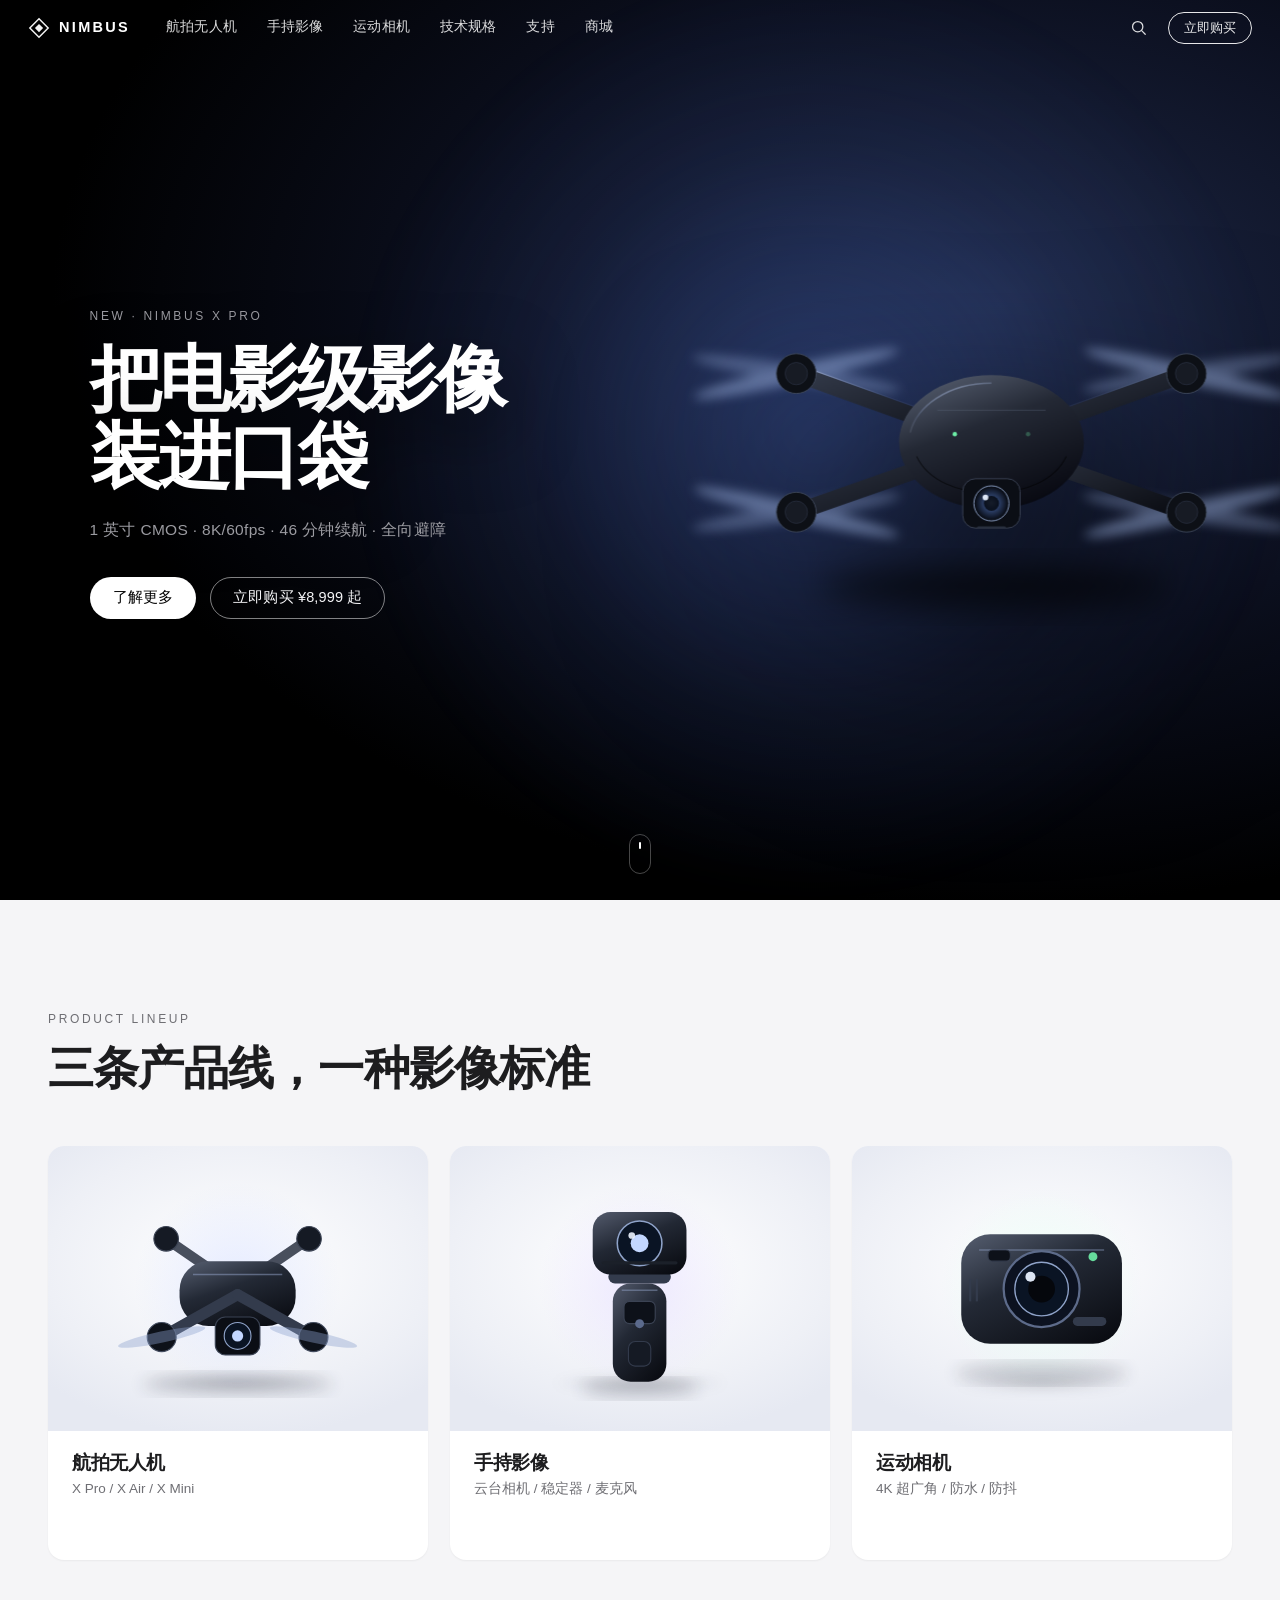
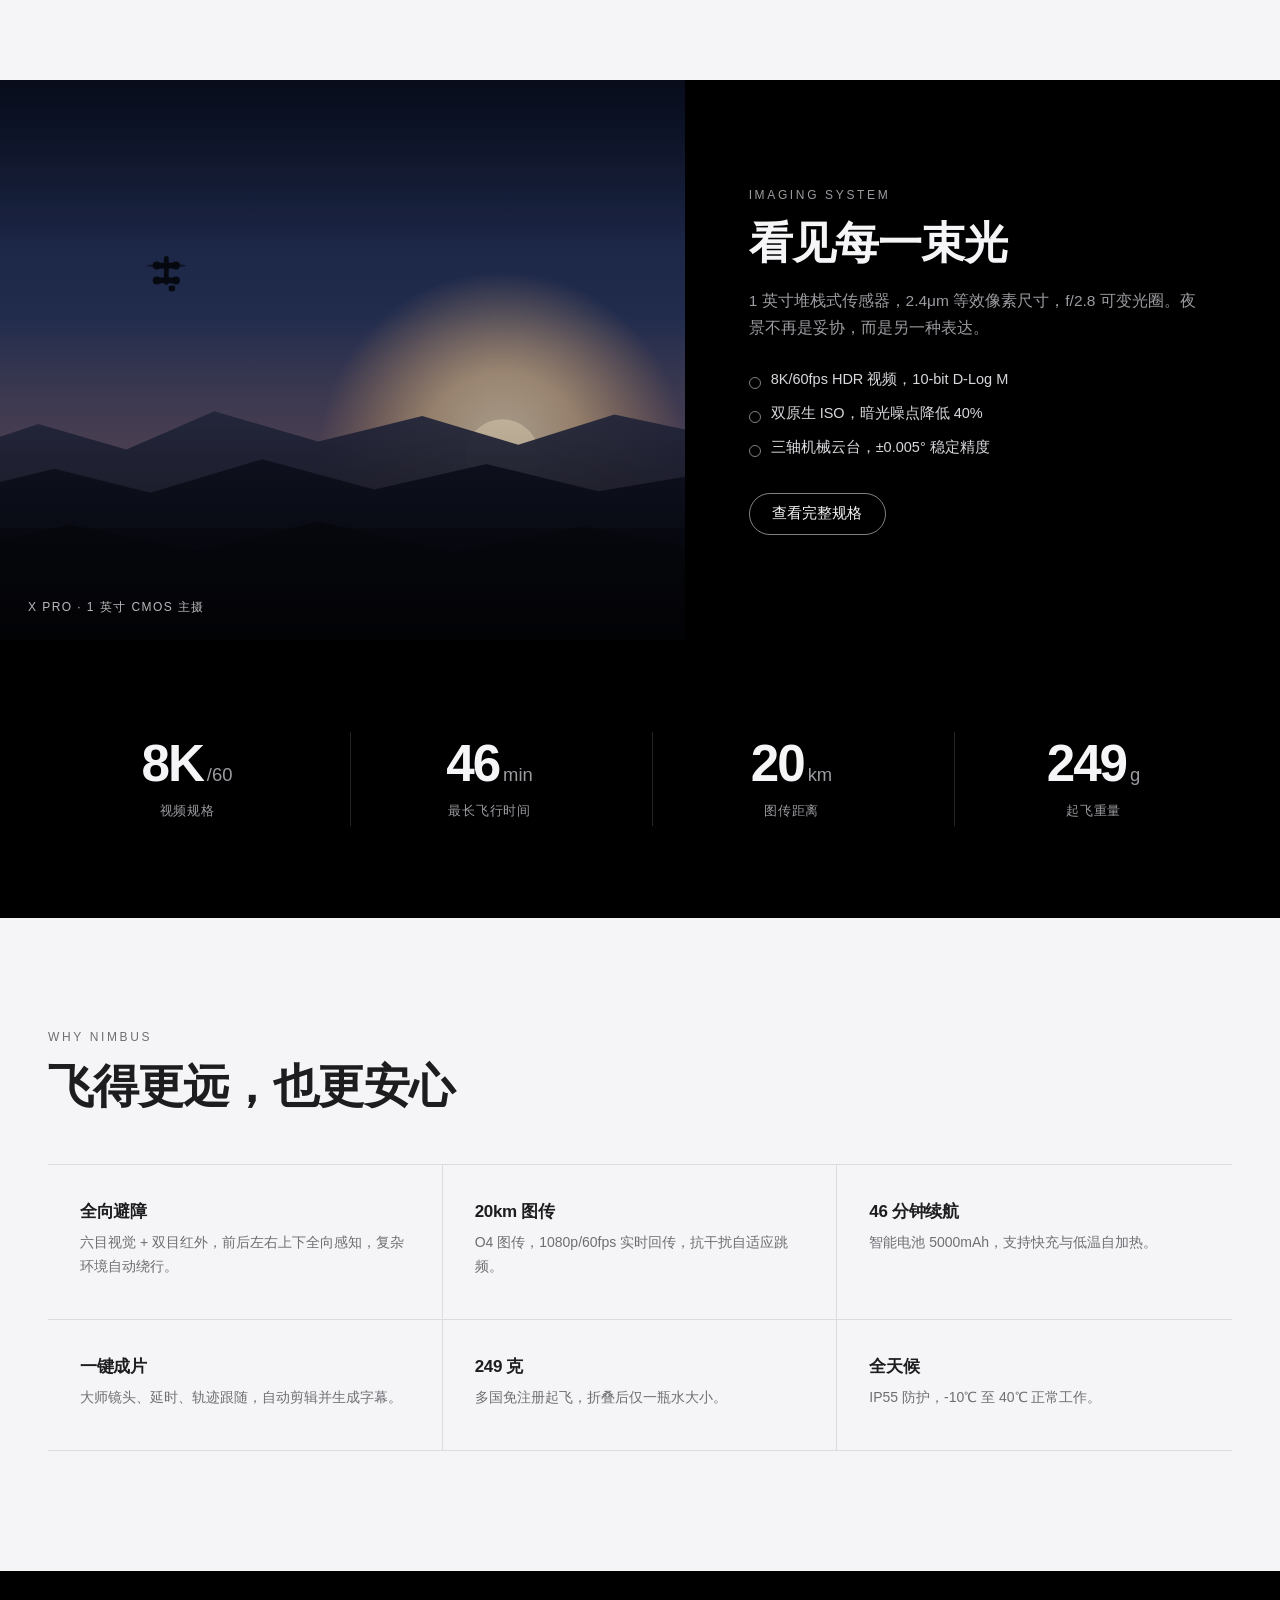
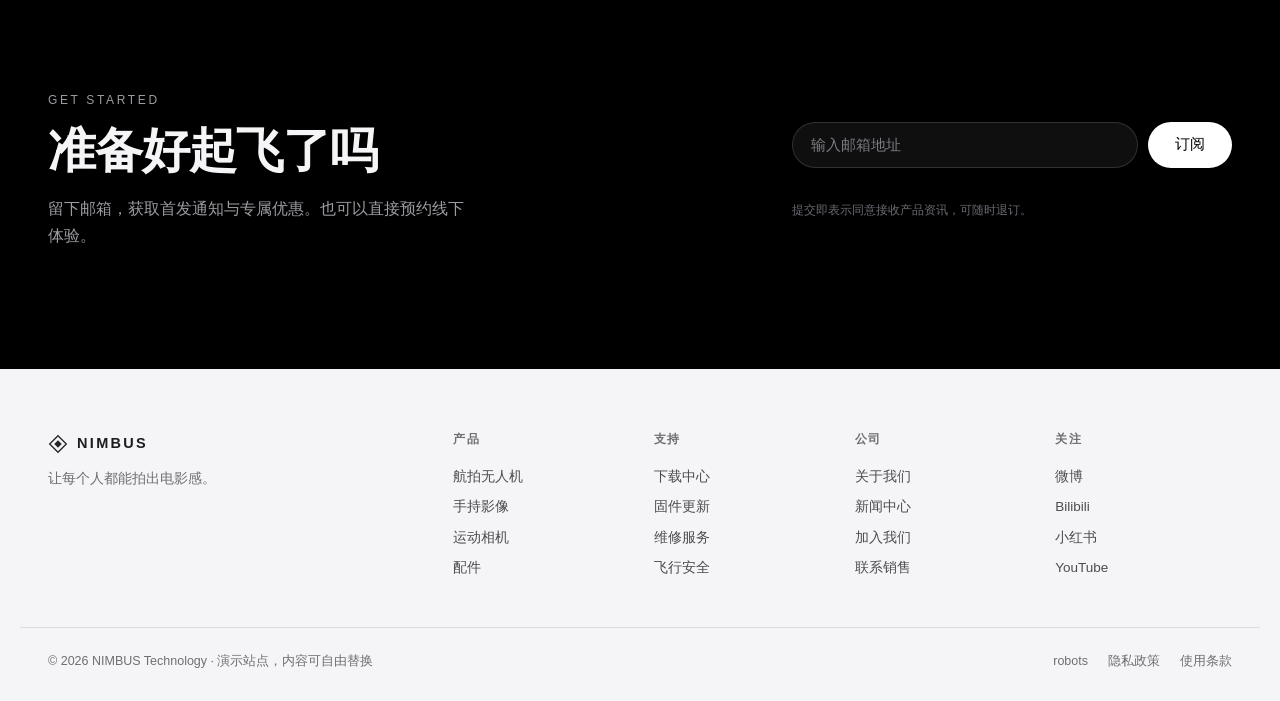
<file: index.html>
<!DOCTYPE html>
<html lang="zh-CN">
<head>
<meta charset="UTF-8" />
<script>document.documentElement.classList.add('js')</script>
<meta name="viewport" content="width=device-width, initial-scale=1" />
<title>NIMBUS X Pro · 旗舰影像航拍无人机</title>
<meta name="description" content="NIMBUS X Pro：1 英寸 CMOS、8K/60fps、46 分钟续航、全向避障。轻于 249 克，把电影级影像装进口袋。" />
<meta name="theme-color" content="#000000" />
<meta property="og:title" content="NIMBUS X Pro · 旗舰影像航拍无人机" />
<meta property="og:description" content="1 英寸 CMOS · 8K/60fps · 46 分钟续航 · 全向避障" />
<meta property="og:type" content="website" />
<link rel="icon" href="favicon.svg" type="image/svg+xml" />
<link rel="stylesheet" href="styles.css" />
</head>
<body>

<header class="nav" id="nav">
  <div class="nav-inner">
    <a class="logo" href="./" aria-label="NIMBUS 首页">
      <svg viewBox="0 0 24 24" width="22" height="22" aria-hidden="true"><path d="M12 2 22 12 12 22 2 12z" fill="none" stroke="currentColor" stroke-width="1.6"/><path d="M12 7.5 16.5 12 12 16.5 7.5 12z" fill="currentColor"/></svg>
      <span>NIMBUS</span>
    </a>

    <nav class="menu" aria-label="主导航">
      <a href="#lineup">航拍无人机</a>
      <a href="#lineup">手持影像</a>
      <a href="#lineup">运动相机</a>
      <a href="#specs">技术规格</a>
      <a href="#support">支持</a>
      <a href="#contact">商城</a>
    </nav>

    <div class="nav-right">
      <button class="icon-btn" aria-label="搜索">
        <svg viewBox="0 0 24 24" width="19" height="19" aria-hidden="true"><circle cx="11" cy="11" r="6.5" fill="none" stroke="currentColor" stroke-width="1.6"/><path d="M16 16l4.5 4.5" stroke="currentColor" stroke-width="1.6" stroke-linecap="round"/></svg>
      </button>
      <a class="nav-cta" href="#contact">立即购买</a>
    </div>

    <button class="burger" id="burger" aria-label="菜单" aria-expanded="false"><span></span><span></span></button>
  </div>

  <div class="mobile-menu" id="mobileMenu">
    <a href="#lineup">航拍无人机</a>
    <a href="#lineup">手持影像</a>
    <a href="#lineup">运动相机</a>
    <a href="#specs">技术规格</a>
    <a href="#support">支持</a>
    <a href="#contact">商城</a>
    <a class="m-cta" href="#contact">立即购买</a>
  </div>
</header>

<main>
  <!-- ================= HERO ================= -->
  <section class="hero" id="top">
    <div class="hero-bg" aria-hidden="true">
      <div class="sky"></div>
      <div class="glow"></div>
      <svg class="drone" viewBox="0 0 900 520" aria-hidden="true">
        <defs>
          <linearGradient id="bodyG" x1=".25" y1="0" x2=".75" y2="1">
            <stop offset="0" stop-color="#525a6b"/><stop offset=".38" stop-color="#242935"/><stop offset="1" stop-color="#070810"/>
          </linearGradient>
          <linearGradient id="armG" x1="0" y1="0" x2="1" y2="1">
            <stop offset="0" stop-color="#343b4b"/><stop offset="1" stop-color="#0a0c12"/>
          </linearGradient>
          <linearGradient id="rimG" x1="0" y1="0" x2=".6" y2="1">
            <stop offset="0" stop-color="#d7e3ff" stop-opacity=".95"/><stop offset=".55" stop-color="#7d90b8" stop-opacity=".22"/><stop offset="1" stop-color="#fff" stop-opacity="0"/>
          </linearGradient>
          <radialGradient id="lensG"><stop offset="0" stop-color="#c3d7ff"/><stop offset=".42" stop-color="#2d4068"/><stop offset="1" stop-color="#05070c"/></radialGradient>
          <filter id="blurProp" x="-50%" y="-50%" width="200%" height="200%"><feGaussianBlur stdDeviation="7"/></filter>
          <filter id="blurSoft" x="-50%" y="-50%" width="200%" height="200%"><feGaussianBlur stdDeviation="20"/></filter>
        </defs>

        <ellipse cx="455" cy="432" rx="220" ry="24" fill="#000" opacity=".6" filter="url(#blurSoft)"/>

        <!-- 旋转桨叶（模糊盘面） -->
        <g opacity=".5" filter="url(#blurProp)">
          <ellipse cx="205" cy="164" rx="132" ry="11" transform="rotate(-13 205 164)" fill="#9db3e0"/>
          <ellipse cx="205" cy="164" rx="132" ry="11" transform="rotate(9 205 164)" fill="#9db3e0" opacity=".7"/>
          <ellipse cx="695" cy="164" rx="132" ry="11" transform="rotate(13 695 164)" fill="#9db3e0"/>
          <ellipse cx="695" cy="164" rx="132" ry="11" transform="rotate(-9 695 164)" fill="#9db3e0" opacity=".7"/>
          <ellipse cx="205" cy="338" rx="132" ry="11" transform="rotate(13 205 338)" fill="#9db3e0"/>
          <ellipse cx="205" cy="338" rx="132" ry="11" transform="rotate(-9 205 338)" fill="#9db3e0" opacity=".7"/>
          <ellipse cx="695" cy="338" rx="132" ry="11" transform="rotate(-13 695 338)" fill="#9db3e0"/>
          <ellipse cx="695" cy="338" rx="132" ry="11" transform="rotate(9 695 338)" fill="#9db3e0" opacity=".7"/>
        </g>

        <!-- 机臂 -->
        <g stroke="url(#armG)" stroke-width="21" stroke-linecap="round">
          <line x1="450" y1="252" x2="205" y2="164"/><line x1="450" y1="252" x2="695" y2="164"/>
          <line x1="450" y1="252" x2="205" y2="338"/><line x1="450" y1="252" x2="695" y2="338"/>
        </g>
        <g stroke="url(#rimG)" stroke-width="1.4" opacity=".65" fill="none">
          <line x1="450" y1="240" x2="205" y2="152"/><line x1="450" y1="240" x2="695" y2="152"/>
        </g>

        <!-- 电机 -->
        <g>
          <circle cx="205" cy="164" r="25" fill="#0d1016" stroke="#414a5d" stroke-width="1.2"/>
          <circle cx="205" cy="164" r="14" fill="#171b24" stroke="#2b3242"/>
          <circle cx="695" cy="164" r="25" fill="#0d1016" stroke="#414a5d" stroke-width="1.2"/>
          <circle cx="695" cy="164" r="14" fill="#171b24" stroke="#2b3242"/>
          <circle cx="205" cy="338" r="25" fill="#0d1016" stroke="#414a5d" stroke-width="1.2"/>
          <circle cx="205" cy="338" r="14" fill="#171b24" stroke="#2b3242"/>
          <circle cx="695" cy="338" r="25" fill="#0d1016" stroke="#414a5d" stroke-width="1.2"/>
          <circle cx="695" cy="338" r="14" fill="#171b24" stroke="#2b3242"/>
        </g>

        <!-- 机身 -->
        <ellipse cx="450" cy="250" rx="116" ry="84" fill="url(#bodyG)"/>
        <path d="M450 176c-56 0-94 30-102 62" fill="none" stroke="url(#rimG)" stroke-width="2"/>
        <path d="M356 268c14 30 52 46 94 46s80-16 94-46" fill="none" stroke="#000" stroke-opacity=".55" stroke-width="1.4"/>
        <path d="M382 210h136" stroke="#5a6478" stroke-opacity=".5" stroke-width="1.1"/>
        <circle cx="404" cy="240" r="2.8" fill="#6ef0a8"/>
        <circle cx="496" cy="240" r="2.8" fill="#6ef0a8" opacity=".28"/>

        <!-- 云台相机 -->
        <g>
          <rect x="414" y="296" width="72" height="62" rx="16" fill="#0b0e15" stroke="#3d4557" stroke-width="1.2"/>
          <circle cx="450" cy="327" r="22" fill="url(#lensG)" stroke="#8fa3c9" stroke-width="1.2"/>
          <circle cx="450" cy="327" r="9.5" fill="#080d18" opacity=".92"/>
          <circle cx="442.5" cy="319.5" r="3.6" fill="#e8f0ff" opacity=".95"/>
          <rect x="432" y="356" width="36" height="3" rx="1.5" fill="#2a3140"/>
        </g>
      </svg>
    </div>

    <div class="hero-copy">
      <p class="eyebrow reveal">NEW · NIMBUS X PRO</p>
      <h1 class="reveal">把电影级影像<br />装进口袋</h1>
      <p class="hero-sub reveal">1 英寸 CMOS · 8K/60fps · 46 分钟续航 · 全向避障</p>
      <div class="hero-actions reveal">
        <a class="btn solid" href="#lineup">了解更多</a>
        <a class="btn line" href="#contact">立即购买 ¥8,999 起</a>
      </div>
    </div>

    <a class="scroll-hint" href="#lineup" aria-label="向下滚动">
      <span></span>
    </a>
  </section>

  <!-- ================= 产品线 ================= -->
  <section class="lineup light" id="lineup">
    <div class="wrap">
      <div class="sec-head reveal">
        <p class="eyebrow dark">PRODUCT LINEUP</p>
        <h2>三条产品线，一种影像标准</h2>
      </div>

      <div class="cards">
        <a class="pcard reveal" href="#specs">
          <div class="pcard-media">
            <svg viewBox="0 0 320 240" aria-hidden="true">
              <defs>
                <linearGradient id="c1b" x1=".2" y1="0" x2=".8" y2="1"><stop offset="0" stop-color="#4e5667"/><stop offset=".4" stop-color="#232935"/><stop offset="1" stop-color="#0a0c12"/></linearGradient>
                <radialGradient id="c1g"><stop offset="0" stop-color="#dfe6ff" stop-opacity=".85"/><stop offset="1" stop-color="#dfe6ff" stop-opacity="0"/></radialGradient>
                <filter id="c1s"><feGaussianBlur stdDeviation="7"/></filter>
              </defs>
              <circle cx="160" cy="118" r="92" fill="url(#c1g)"/>
              <ellipse cx="160" cy="206" rx="86" ry="10" fill="#1a2030" opacity=".18" filter="url(#c1s)"/>
              <!-- 后机臂 -->
              <g stroke="#2b3241" stroke-width="9" stroke-linecap="round" opacity=".85">
                <line x1="160" y1="120" x2="96" y2="76"/><line x1="160" y1="120" x2="224" y2="76"/>
              </g>
              <g fill="#151a24" stroke="#3b4354"><circle cx="96" cy="76" r="11"/><circle cx="224" cy="76" r="11"/></g>
              <!-- 机身 -->
              <rect x="108" y="96" width="104" height="58" rx="26" fill="url(#c1b)"/>
              <path d="M120 108h80" stroke="#93a4c9" stroke-opacity=".5" stroke-width="1.4"/>
              <!-- 前机臂 -->
              <g stroke="#333b4c" stroke-width="10" stroke-linecap="round">
                <line x1="160" y1="126" x2="92" y2="164"/><line x1="160" y1="126" x2="228" y2="164"/>
              </g>
              <g fill="#0d1119" stroke="#434c5f"><circle cx="92" cy="164" r="13"/><circle cx="228" cy="164" r="13"/></g>
              <!-- 桨叶 -->
              <g opacity=".4" fill="#8ea3cf">
                <ellipse cx="92" cy="164" rx="40" ry="5" transform="rotate(-12 92 164)"/>
                <ellipse cx="228" cy="164" rx="40" ry="5" transform="rotate(12 228 164)"/>
              </g>
              <!-- 云台 -->
              <rect x="140" y="146" width="40" height="34" rx="9" fill="#0b0e15" stroke="#3b4354"/>
              <circle cx="160" cy="163" r="12" fill="#0a1424" stroke="#8fa3c9"/>
              <circle cx="160" cy="163" r="5" fill="#c3d7ff"/>
            </svg>
          </div>
          <div class="pcard-body">
            <h3>航拍无人机</h3>
            <p>X Pro / X Air / X Mini</p>
            <span class="more">了解更多 →</span>
          </div>
        </a>

        <a class="pcard reveal" href="#specs">
          <div class="pcard-media">
            <svg viewBox="0 0 320 240" aria-hidden="true">
              <defs>
                <linearGradient id="c2b" x1=".2" y1="0" x2=".8" y2="1"><stop offset="0" stop-color="#4b5263"/><stop offset=".42" stop-color="#222834"/><stop offset="1" stop-color="#0a0c12"/></linearGradient>
                <radialGradient id="c2g"><stop offset="0" stop-color="#e8e2ff" stop-opacity=".8"/><stop offset="1" stop-color="#e8e2ff" stop-opacity="0"/></radialGradient>
                <filter id="c2s"><feGaussianBlur stdDeviation="7"/></filter>
              </defs>
              <circle cx="160" cy="118" r="90" fill="url(#c2g)"/>
              <ellipse cx="160" cy="210" rx="52" ry="9" fill="#1a2030" opacity=".18" filter="url(#c2s)"/>
              <!-- 云台臂 -->
              <rect x="150" y="88" width="20" height="24" rx="6" fill="#2a3140"/>
              <rect x="132" y="104" width="56" height="12" rx="6" fill="#333b4c"/>
              <!-- 相机头 -->
              <rect x="118" y="52" width="84" height="56" rx="16" fill="url(#c2b)"/>
              <circle cx="160" cy="80" r="20" fill="#0a1424" stroke="#8fa3c9" stroke-width="1.4"/>
              <circle cx="160" cy="80" r="8" fill="#c3d7ff"/>
              <circle cx="153" cy="73" r="3" fill="#eef4ff" opacity=".9"/>
              <rect x="126" y="96" width="68" height="3" rx="1.5" fill="#1b2029"/>
              <!-- 手柄 -->
              <rect x="136" y="116" width="48" height="88" rx="16" fill="url(#c2b)"/>
              <rect x="146" y="132" width="28" height="20" rx="5" fill="#0d1119" stroke="#3b4354"/>
              <circle cx="160" cy="152" r="4" fill="#5b6a8c"/>
              <rect x="150" y="168" width="20" height="22" rx="6" fill="#151a24" stroke="#333b4c"/>
              <path d="M144 122h32" stroke="#93a4c9" stroke-opacity=".45" stroke-width="1.3"/>
            </svg>
          </div>
          <div class="pcard-body">
            <h3>手持影像</h3>
            <p>云台相机 / 稳定器 / 麦克风</p>
            <span class="more">了解更多 →</span>
          </div>
        </a>

        <a class="pcard reveal" href="#specs">
          <div class="pcard-media">
            <svg viewBox="0 0 320 240" aria-hidden="true">
              <defs>
                <linearGradient id="c3b" x1=".15" y1="0" x2=".85" y2="1"><stop offset="0" stop-color="#4e5667"/><stop offset=".4" stop-color="#232935"/><stop offset="1" stop-color="#0a0c12"/></linearGradient>
                <radialGradient id="c3g"><stop offset="0" stop-color="#e2fff2" stop-opacity=".7"/><stop offset="1" stop-color="#e2fff2" stop-opacity="0"/></radialGradient>
                <filter id="c3s"><feGaussianBlur stdDeviation="7"/></filter>
              </defs>
              <circle cx="160" cy="120" r="90" fill="url(#c3g)"/>
              <ellipse cx="160" cy="196" rx="78" ry="10" fill="#1a2030" opacity=".18" filter="url(#c3s)"/>
              <!-- 机身 -->
              <rect x="88" y="72" width="144" height="98" rx="26" fill="url(#c3b)"/>
              <path d="M104 86h112" stroke="#93a4c9" stroke-opacity=".45" stroke-width="1.4"/>
              <!-- 镜头 -->
              <circle cx="160" cy="121" r="34" fill="#0c1220" stroke="#5d6b8a" stroke-width="2"/>
              <circle cx="160" cy="121" r="24" fill="#0a1424" stroke="#8fa3c9" stroke-width="1.2"/>
              <circle cx="160" cy="121" r="12" fill="#05070c"/>
              <circle cx="150" cy="110" r="4.5" fill="#e8f0ff" opacity=".95"/>
              <!-- 指示灯 / 按键 -->
              <circle cx="206" cy="92" r="4" fill="#6ef0a8" opacity=".9"/>
              <rect x="112" y="86" width="20" height="10" rx="4" fill="#0d1119" stroke="#333b4c"/>
              <rect x="188" y="146" width="30" height="8" rx="4" fill="#333b4c"/>
              <!-- 侧面散热 -->
              <g stroke="#333b4c" stroke-width="2"><line x1="96" y1="112" x2="96" y2="132"/><line x1="102" y1="112" x2="102" y2="132"/></g>
            </svg>
          </div>
          <div class="pcard-body">
            <h3>运动相机</h3>
            <p>4K 超广角 / 防水 / 防抖</p>
            <span class="more">了解更多 →</span>
          </div>
        </a>
      </div>
    </div>
  </section>

  <!-- ================= 主视觉分屏 ================= -->
  <section class="split" id="specs">
    <div class="split-media reveal">
      <svg class="scene" viewBox="0 0 1000 700" preserveAspectRatio="xMidYMid slice" aria-hidden="true">
        <defs>
          <linearGradient id="skyG" x1="0" y1="0" x2="0" y2="1">
            <stop offset="0" stop-color="#0a1024"/><stop offset=".42" stop-color="#243055"/>
            <stop offset=".68" stop-color="#6b5a72"/><stop offset=".84" stop-color="#c98a63"/><stop offset="1" stop-color="#f0b183"/>
          </linearGradient>
          <radialGradient id="sunG"><stop offset="0" stop-color="#fff2d8"/><stop offset=".45" stop-color="#ffd9a0" stop-opacity=".75"/><stop offset="1" stop-color="#ffb877" stop-opacity="0"/></radialGradient>
          <linearGradient id="h1G" x1="0" y1="0" x2="0" y2="1"><stop offset="0" stop-color="#2b2f4a"/><stop offset="1" stop-color="#171a2b"/></linearGradient>
          <linearGradient id="h2G" x1="0" y1="0" x2="0" y2="1"><stop offset="0" stop-color="#14172a"/><stop offset="1" stop-color="#080a14"/></linearGradient>
          <linearGradient id="h3G" x1="0" y1="0" x2="0" y2="1"><stop offset="0" stop-color="#0a0c16"/><stop offset="1" stop-color="#05060b"/></linearGradient>
        </defs>
        <rect width="1000" height="700" fill="url(#skyG)"/>
        <g opacity=".85"><circle cx="700" cy="470" r="230" fill="url(#sunG)"/></g>
        <circle cx="700" cy="470" r="46" fill="#ffeccd" opacity=".9"/>
        <!-- 远山 -->
        <path d="M0 470 L120 430 L230 462 L340 414 L470 452 L600 420 L720 456 L840 418 L1000 452 L1000 700 L0 700 Z" fill="url(#h1G)" opacity=".92"/>
        <path d="M0 520 L140 486 L260 516 L400 474 L540 512 L680 480 L820 514 L1000 484 L1000 700 L0 700 Z" fill="url(#h2G)"/>
        <path d="M0 592 L160 556 L320 588 L470 552 L640 590 L800 558 L1000 596 L1000 700 L0 700 Z" fill="url(#h3G)"/>
        <!-- 无人机剪影 -->
        <g transform="translate(268 232) scale(.5)" fill="#05070c" opacity=".92">
          <rect x="-7" y="-7" width="62" height="14" rx="7"/>
          <rect x="-7" y="30" width="62" height="14" rx="7"/>
          <rect x="18" y="-24" width="12" height="72" rx="6"/>
          <circle cx="0" cy="0" r="10"/><circle cx="48" cy="0" r="10"/>
          <circle cx="0" cy="37" r="10"/><circle cx="48" cy="37" r="10"/>
          <ellipse cx="0" cy="0" rx="26" ry="3" opacity=".7"/>
          <ellipse cx="48" cy="0" rx="26" ry="3" opacity=".7"/>
          <rect x="30" y="50" width="16" height="14" rx="4"/>
        </g>
        <!-- 前景雾 -->
        <rect y="560" width="1000" height="140" fill="url(#h3G)" opacity=".55"/>
      </svg>
      <div class="shot-cap">X Pro · 1 英寸 CMOS 主摄</div>
    </div>
    <div class="split-copy">
      <p class="eyebrow reveal">IMAGING SYSTEM</p>
      <h2 class="reveal">看见每一束光</h2>
      <p class="p reveal">1 英寸堆栈式传感器，2.4μm 等效像素尺寸，f/2.8 可变光圈。夜景不再是妥协，而是另一种表达。</p>
      <ul class="ticks reveal">
        <li>8K/60fps HDR 视频，10-bit D-Log M</li>
        <li>双原生 ISO，暗光噪点降低 40%</li>
        <li>三轴机械云台，±0.005° 稳定精度</li>
      </ul>
      <a class="btn line reveal" href="#contact">查看完整规格</a>
    </div>
  </section>

  <!-- ================= 数字 ================= -->
  <section class="numbers dark">
    <div class="wrap numbers-grid">
      <div class="num reveal"><b>8K<span>/60</span></b><small>视频规格</small></div>
      <div class="num reveal"><b>46<span>min</span></b><small>最长飞行时间</small></div>
      <div class="num reveal"><b>20<span>km</span></b><small>图传距离</small></div>
      <div class="num reveal"><b>249<span>g</span></b><small>起飞重量</small></div>
    </div>
  </section>

  <!-- ================= 能力 ================= -->
  <section class="cap light" id="support">
    <div class="wrap">
      <div class="sec-head reveal">
        <p class="eyebrow dark">WHY NIMBUS</p>
        <h2>飞得更远，也更安心</h2>
      </div>
      <div class="cap-grid">
        <div class="cap-item reveal"><h3>全向避障</h3><p>六目视觉 + 双目红外，前后左右上下全向感知，复杂环境自动绕行。</p></div>
        <div class="cap-item reveal"><h3>20km 图传</h3><p>O4 图传，1080p/60fps 实时回传，抗干扰自适应跳频。</p></div>
        <div class="cap-item reveal"><h3>46 分钟续航</h3><p>智能电池 5000mAh，支持快充与低温自加热。</p></div>
        <div class="cap-item reveal"><h3>一键成片</h3><p>大师镜头、延时、轨迹跟随，自动剪辑并生成字幕。</p></div>
        <div class="cap-item reveal"><h3>249 克</h3><p>多国免注册起飞，折叠后仅一瓶水大小。</p></div>
        <div class="cap-item reveal"><h3>全天候</h3><p>IP55 防护，-10℃ 至 40℃ 正常工作。</p></div>
      </div>
    </div>
  </section>

  <!-- ================= CTA / 订阅 ================= -->
  <section class="cta-band dark" id="contact">
    <div class="cta-inner">
      <div class="cta-copy reveal">
        <p class="eyebrow">GET STARTED</p>
        <h2>准备好起飞了吗</h2>
        <p class="p">留下邮箱，获取首发通知与专属优惠。也可以直接预约线下体验。</p>
      </div>
      <form id="signup" class="cta-form reveal" novalidate>
        <div class="field">
          <input id="email" name="email" type="email" placeholder="输入邮箱地址" autocomplete="email" required />
          <button class="btn solid" type="submit" id="submitBtn">订阅</button>
        </div>
        <p class="form-note" id="formNote" role="status" aria-live="polite"></p>
        <p class="tiny">提交即表示同意接收产品资讯，可随时退订。</p>
      </form>
    </div>
  </section>
</main>

<footer class="foot">
  <div class="wrap foot-top">
    <div class="foot-brand">
      <a class="logo dark" href="./">
        <svg viewBox="0 0 24 24" width="20" height="20" aria-hidden="true"><path d="M12 2 22 12 12 22 2 12z" fill="none" stroke="currentColor" stroke-width="1.6"/><path d="M12 7.5 16.5 12 12 16.5 7.5 12z" fill="currentColor"/></svg>
        <span>NIMBUS</span>
      </a>
      <p>让每个人都能拍出电影感。</p>
    </div>
    <div class="foot-cols">
      <div><h4>产品</h4><a href="#lineup">航拍无人机</a><a href="#lineup">手持影像</a><a href="#lineup">运动相机</a><a href="#specs">配件</a></div>
      <div><h4>支持</h4><a href="#support">下载中心</a><a href="#support">固件更新</a><a href="#support">维修服务</a><a href="#support">飞行安全</a></div>
      <div><h4>公司</h4><a href="#contact">关于我们</a><a href="#contact">新闻中心</a><a href="#contact">加入我们</a><a href="#contact">联系销售</a></div>
      <div><h4>关注</h4><a href="#contact">微博</a><a href="#contact">Bilibili</a><a href="#contact">小红书</a><a href="#contact">YouTube</a></div>
    </div>
  </div>
  <div class="wrap foot-bottom">
    <p>© <span id="year">2026</span> NIMBUS Technology · 演示站点，内容可自由替换</p>
    <div class="foot-links">
      <a href="robots.txt">robots</a><a href="#contact">隐私政策</a><a href="#contact">使用条款</a>
    </div>
  </div>
</footer>

<script src="app.js" defer></script>
</body>
</html>
</file>
<file: styles.css>
/* =====================================================================
   NIMBUS · DJI 风格视觉系统
   黑白极简 / 全幅主视觉 / 细线分隔 / 大数字
   改配色只动 :root 即可
   ===================================================================== */
:root{
  --black:#000;
  --ink:#0b0b0d;
  --panel:#111114;
  --white:#fff;
  --paper:#f5f5f7;
  --text:#1d1d1f;
  --text-dim:#6e6e73;
  --text-inv:#f5f5f7;
  --text-inv-dim:#9b9ba1;
  --line:rgba(0,0,0,.1);
  --line-inv:rgba(255,255,255,.14);
  --accent:#0a84ff;
  --nav-h:56px;
  --ease:cubic-bezier(.22,.61,.36,1);
  --font:"Inter","Helvetica Neue",Helvetica,Arial,"PingFang SC","Hiragino Sans GB","Microsoft YaHei",sans-serif;
}

*{box-sizing:border-box}
html{scroll-behavior:smooth;-webkit-text-size-adjust:100%}
body{
  margin:0;background:var(--black);color:var(--text-inv);
  font-family:var(--font);line-height:1.5;
  -webkit-font-smoothing:antialiased;overflow-x:hidden;
}
a{color:inherit;text-decoration:none}
h1,h2,h3,h4{margin:0;font-weight:600;letter-spacing:-.02em;line-height:1.08}
p{margin:0}
img,svg{display:block;max-width:100%}
::selection{background:#fff;color:#000}

.wrap{max-width:1240px;margin:0 auto;padding:0 28px}

/* ---------- 按钮 ---------- */
.btn{
  display:inline-flex;align-items:center;justify-content:center;
  height:42px;padding:0 22px;border-radius:999px;
  font-size:14.5px;font-weight:500;letter-spacing:.01em;
  border:1px solid transparent;cursor:pointer;
  transition:background .25s var(--ease),color .25s var(--ease),border-color .25s var(--ease),transform .25s var(--ease);
}
.btn.solid{background:var(--white);color:#000}
.btn.solid:hover{background:#e6e6e6;transform:translateY(-1px)}
.btn.line{background:transparent;color:var(--text-inv);border-color:rgba(255,255,255,.5)}
.btn.line:hover{background:rgba(255,255,255,.1);border-color:#fff}
.btn[disabled]{opacity:.55;cursor:progress;transform:none}

/* ---------- 小标题 ---------- */
.eyebrow{
  font-size:12px;letter-spacing:.22em;text-transform:uppercase;
  color:var(--text-inv-dim);margin-bottom:16px;font-weight:500;
}
.eyebrow.dark{color:var(--text-dim)}

/* ---------- 导航 ---------- */
.nav{
  position:fixed;inset:0 0 auto;z-index:100;height:var(--nav-h);
  transition:background .3s var(--ease),backdrop-filter .3s var(--ease),border-color .3s var(--ease),color .3s var(--ease);
  border-bottom:1px solid transparent;color:var(--white);
}
.nav.solid{
  background:rgba(255,255,255,.82);
  -webkit-backdrop-filter:saturate(180%) blur(20px);
  backdrop-filter:saturate(180%) blur(20px);
  border-bottom-color:rgba(0,0,0,.08);color:#1d1d1f;
}
.nav-inner{max-width:1320px;margin:0 auto;height:100%;padding:0 28px;display:flex;align-items:center;gap:36px}
.logo{display:flex;align-items:center;gap:9px;font-weight:600;font-size:14.5px;letter-spacing:.16em}
.logo svg{opacity:.95}
.menu{display:flex;gap:30px;font-size:13.5px;letter-spacing:.01em}
.menu a{position:relative;opacity:.86;transition:opacity .2s}
.menu a:hover{opacity:1}
.menu a::after{content:"";position:absolute;left:0;right:0;bottom:-6px;height:1px;background:currentColor;transform:scaleX(0);transform-origin:left;transition:transform .25s var(--ease)}
.menu a:hover::after{transform:scaleX(1)}
.nav-right{margin-left:auto;display:flex;align-items:center;gap:14px}
.icon-btn{background:none;border:0;color:inherit;padding:6px;cursor:pointer;opacity:.85;transition:opacity .2s}
.icon-btn:hover{opacity:1}
.nav-cta{height:32px;display:inline-flex;align-items:center;padding:0 15px;border-radius:999px;font-size:13px;border:1px solid currentColor;opacity:.9;transition:.2s}
.nav-cta:hover{opacity:1;background:currentColor}
.nav.solid .nav-cta:hover{background:#1d1d1f;color:#fff}
.burger{display:none;background:none;border:0;padding:8px;cursor:pointer}
.burger span{display:block;width:22px;height:1.6px;background:currentColor;margin:5px 0;transition:.25s}
.burger[aria-expanded="true"] span:first-child{transform:translateY(3.3px) rotate(45deg)}
.burger[aria-expanded="true"] span:last-child{transform:translateY(-3.3px) rotate(-45deg)}

.mobile-menu{
  display:none;position:fixed;inset:var(--nav-h) 0 auto;padding:8px 24px 26px;
  background:rgba(255,255,255,.97);color:#1d1d1f;
  -webkit-backdrop-filter:blur(20px);backdrop-filter:blur(20px);
  border-bottom:1px solid rgba(0,0,0,.08);
}
.mobile-menu.open{display:block}
.mobile-menu a{display:block;padding:13px 0;font-size:15px;border-bottom:1px solid rgba(0,0,0,.06)}
.mobile-menu .m-cta{border:0;margin-top:16px;text-align:center;background:#1d1d1f;color:#fff;border-radius:999px;padding:12px 0}

/* ---------- HERO：左文案 + 右产品 ---------- */
.hero{
  position:relative;min-height:100vh;min-height:100svh;overflow:hidden;
  display:flex;align-items:center;
  padding:calc(var(--nav-h) + 70px) clamp(24px,7vw,110px) 100px;
  isolation:isolate;text-align:left;
}
.hero-bg{position:absolute;inset:0;z-index:-1}
.sky{
  position:absolute;inset:0;z-index:0;
  background:
    radial-gradient(100% 90% at 78% 34%, #1d2745 0%, #0c1020 40%, #000 74%),
    linear-gradient(180deg,#000 0%,#06070d 100%);
}
.glow{
  position:absolute;right:2%;top:48%;z-index:1;width:min(110vw,1000px);aspect-ratio:1;
  transform:translate(6%,-50%);
  background:radial-gradient(circle,rgba(96,140,255,.28) 0%,rgba(96,140,255,.07) 40%,transparent 66%);
  filter:blur(12px);
}
.drone{
  position:absolute;right:max(-6%,-70px);top:50%;z-index:2;
  width:min(820px,56vw);transform:translate(0,-50%);
  filter:drop-shadow(0 70px 90px rgba(0,0,0,.9));
  animation:hover 9s ease-in-out infinite;
}
@keyframes hover{50%{transform:translate(0,-54%)}}

.hero-copy{position:relative;z-index:2;max-width:610px}
.hero-copy h1{
  font-size:clamp(36px,5.6vw,74px);font-weight:600;letter-spacing:-.04em;
  color:#fff;text-shadow:0 24px 70px rgba(0,0,0,.6);
}
.hero-sub{margin-top:22px;color:var(--text-inv-dim);font-size:clamp(13px,1.3vw,15.5px);letter-spacing:.02em}
.hero-actions{display:flex;gap:14px;margin-top:36px;flex-wrap:wrap}

.scroll-hint{
  position:absolute;left:50%;bottom:26px;transform:translateX(-50%);
  width:22px;height:40px;border:1px solid rgba(255,255,255,.28);border-radius:12px;
}
.scroll-hint span{
  position:absolute;left:50%;top:7px;width:2px;height:7px;border-radius:2px;background:#fff;
  transform:translateX(-50%);animation:drop 1.9s var(--ease) infinite;
}
@keyframes drop{0%{opacity:0;transform:translate(-50%,0)}30%{opacity:1}100%{opacity:0;transform:translate(-50%,14px)}}

/* ---------- 章节 ---------- */
section{position:relative}
.sec-head{max-width:760px;margin-bottom:52px}
.sec-head h2{font-size:clamp(28px,3.6vw,46px)}
section.light{background:var(--paper);color:var(--text)}
section.dark{background:var(--black);color:var(--text-inv)}

/* ---------- 产品线 ---------- */
.lineup{padding:110px 0 120px}
.cards{display:grid;grid-template-columns:repeat(3,1fr);gap:22px}
.pcard{background:#fff;border-radius:16px;overflow:hidden;box-shadow:0 1px 2px rgba(0,0,0,.05);transition:transform .4s var(--ease),box-shadow .4s var(--ease)}
.pcard:hover{transform:translateY(-6px);box-shadow:0 24px 48px -24px rgba(0,0,0,.28)}
.pcard-media{
  position:relative;aspect-ratio:4/3;display:grid;place-items:center;overflow:hidden;
  background:radial-gradient(70% 60% at 50% 42%,#fff 0%,#eef0f6 72%,#e6e9f2 100%);
}
.pcard-media::after{
  content:"";position:absolute;left:50%;bottom:14%;width:46%;height:16px;transform:translateX(-50%);
  background:radial-gradient(ellipse at center,rgba(20,24,40,.22),transparent 72%);filter:blur(6px);
}
.pcard-media svg{width:94%;position:relative;z-index:1;transition:transform .6s var(--ease)}
.pcard:hover .pcard-media svg{transform:scale(1.05) translateY(-4px)}
.pcard-body{padding:22px 24px 26px}
.pcard-body h3{font-size:19px;color:var(--text)}
.pcard-body p{color:var(--text-dim);font-size:13.5px;margin-top:6px}
.more{display:inline-block;margin-top:14px;font-size:13.5px;color:var(--accent);opacity:0;transform:translateX(-4px);transition:.3s var(--ease)}
.pcard:hover .more{opacity:1;transform:none}

/* ---------- 分屏 ---------- */
.split{display:grid;grid-template-columns:1.15fr 1fr;min-height:560px;background:#000}
.split-media{position:relative;overflow:hidden;background:#05060b}
.split-media .scene{position:absolute;inset:0;width:100%;height:100%}
.split-media::after{
  content:"";position:absolute;inset:0;pointer-events:none;
  background:linear-gradient(180deg,rgba(0,0,0,.25) 0%,transparent 30%,rgba(0,0,0,.55) 100%);
}
.shot{
  position:absolute;inset:0;
  background:
    radial-gradient(60% 45% at 62% 34%, rgba(255,214,170,.5), transparent 62%),
    radial-gradient(70% 60% at 30% 78%, rgba(60,90,170,.45), transparent 66%),
    radial-gradient(120% 100% at 50% 110%, #0a0c14 30%, transparent 70%),
    linear-gradient(180deg,#0d1220 0%,#080a12 60%,#05060a 100%);
}
.shot::after{
  content:"";position:absolute;inset:0;
  background:
    linear-gradient(transparent 62%, rgba(0,0,0,.75)),
    url("data:image/svg+xml;utf8,<svg xmlns='http://www.w3.org/2000/svg' width='160' height='160'><filter id='n'><feTurbulence type='fractalNoise' baseFrequency='.9' numOctaves='3'/></filter><rect width='160' height='160' filter='url(%23n)' opacity='.35'/></svg>");
  mix-blend-mode:overlay;opacity:.5;
}
.shot-cap{position:absolute;left:28px;bottom:24px;z-index:2;font-size:12px;letter-spacing:.12em;color:rgba(255,255,255,.72);text-transform:uppercase}
.split-copy{padding:96px 64px;display:flex;flex-direction:column;justify-content:center}
.split-copy h2{font-size:clamp(30px,3.4vw,44px);margin-bottom:20px}
.split-copy .p{color:var(--text-inv-dim);font-size:15.5px;line-height:1.75;max-width:460px}
.ticks{list-style:none;padding:0;margin:28px 0 34px;display:grid;gap:12px}
.ticks li{position:relative;padding-left:22px;font-size:14.5px;color:#d8d8dd}
.ticks li::before{content:"";position:absolute;left:0;top:8px;width:10px;height:10px;border:1px solid rgba(255,255,255,.5);border-radius:50%}
.split-copy .btn{align-self:flex-start}

/* ---------- 数字 ---------- */
.numbers{padding:92px 0}
.numbers-grid{display:grid;grid-template-columns:repeat(4,1fr);gap:24px;text-align:center}
.num{border-left:1px solid var(--line-inv);padding:6px 12px}
.num:first-child{border-left:0}
.num b{display:block;font-size:clamp(34px,4vw,54px);font-weight:600;letter-spacing:-.04em;line-height:1}
.num b span{font-size:.36em;color:var(--text-inv-dim);margin-left:4px;letter-spacing:0;font-weight:500}
.num small{display:block;margin-top:12px;font-size:12.5px;color:var(--text-inv-dim);letter-spacing:.06em}

/* ---------- 能力 ---------- */
.cap{padding:110px 0 120px}
.cap-grid{display:grid;grid-template-columns:repeat(3,1fr);border-top:1px solid var(--line)}
.cap-item{padding:38px 32px 40px;border-bottom:1px solid var(--line);border-right:1px solid var(--line);transition:background .3s var(--ease)}
.cap-item:nth-child(3n){border-right:0}
.cap-item:hover{background:#fff}
.cap-item h3{font-size:17px;margin-bottom:10px;color:var(--text)}
.cap-item p{font-size:14px;color:var(--text-dim);line-height:1.7}

/* ---------- CTA ---------- */
.cta-band{padding:120px 0;background:var(--black)}
.cta-inner{max-width:1240px;margin:0 auto;padding:0 28px;display:grid;grid-template-columns:1fr 1fr;gap:64px;align-items:center}
.cta-copy h2{font-size:clamp(30px,3.8vw,48px);margin-bottom:18px}
.cta-copy .p{color:var(--text-inv-dim);font-size:15.5px;line-height:1.75;max-width:420px}
.cta-form{max-width:440px;justify-self:end;width:100%}
.field{display:flex;gap:10px}
.field input{
  flex:1;height:46px;padding:0 18px;border-radius:999px;
  background:rgba(255,255,255,.06);border:1px solid var(--line-inv);
  color:#fff;font-size:14.5px;font-family:inherit;outline:none;
  transition:border-color .2s,background .2s;
}
.field input::placeholder{color:#7b7b83}
.field input:focus{border-color:rgba(255,255,255,.55);background:rgba(255,255,255,.1)}
.field .btn{height:46px;padding:0 26px}
.form-note{min-height:20px;margin-top:12px;font-size:13px;color:var(--text-inv-dim)}
.form-note.ok{color:#5ee08a}
.form-note.err{color:#ff8a8a}
.tiny{font-size:11.5px;color:#6a6a72;margin-top:2px}

/* ---------- 页脚 ---------- */
.foot{background:var(--paper);color:var(--text);padding:64px 0 30px}
.foot-top{display:grid;grid-template-columns:1.1fr 2.4fr;gap:48px;padding-bottom:44px;border-bottom:1px solid var(--line)}
.foot-brand .logo{color:var(--text);margin-bottom:14px}
.foot-brand p{color:var(--text-dim);font-size:13.5px;max-width:240px}
.foot-cols{display:grid;grid-template-columns:repeat(4,1fr);gap:24px}
.foot-cols h4{font-size:12px;letter-spacing:.14em;text-transform:uppercase;color:var(--text-dim);margin-bottom:16px;font-weight:600}
.foot-cols a{display:block;font-size:13.5px;color:var(--text);opacity:.78;padding:5px 0;transition:opacity .2s}
.foot-cols a:hover{opacity:1}
.foot-bottom{display:flex;justify-content:space-between;align-items:center;gap:16px;padding-top:24px;font-size:12.5px;color:var(--text-dim);flex-wrap:wrap}
.foot-links{display:flex;gap:20px}
.foot-links a:hover{color:var(--text)}

/* ---------- 入场动画 ---------- */
.js .reveal{opacity:0;transform:translateY(22px);transition:opacity .8s var(--ease),transform .8s var(--ease)}
.js .reveal.in{opacity:1;transform:none}

/* ---------- 响应式 ---------- */
@media (max-width:1180px){
  .menu{gap:20px;font-size:13px}
  .drone{width:min(660px,52vw);right:-9%}
  .hero-copy{max-width:520px}
}
@media (max-width:1080px){
  .split{grid-template-columns:1fr}
  .split-media{min-height:46vh}
  .split-copy{padding:72px 32px}
  .numbers-grid{grid-template-columns:repeat(2,1fr);gap:36px 0}
  .num:nth-child(3){border-left:0}
  .cta-inner{grid-template-columns:1fr;gap:36px}
  .cta-form{justify-self:start}
}
@media (max-width:960px){
  .menu,.nav-right .nav-cta{display:none}
  .burger{display:block;margin-left:auto;color:inherit}
  .nav.solid .burger{color:#1d1d1f}
  .hero{text-align:center;justify-content:center;padding:calc(var(--nav-h) + 32vh) 24px 96px}
  .hero-copy{max-width:680px}
  .drone{left:50%;right:auto;top:27%;transform:translate(-50%,-50%);width:min(92vw,640px);animation-name:hoverCenter}
  .hero-actions{justify-content:center}
  .cards{grid-template-columns:1fr 1fr}
  .cap-grid{grid-template-columns:1fr 1fr}
  .cap-item:nth-child(3n){border-right:1px solid var(--line)}
  .cap-item:nth-child(2n){border-right:0}
}
@keyframes hoverCenter{50%{transform:translate(-50%,-54%)}}
@media (max-width:680px){
  .wrap{padding:0 20px}
  .nav-inner{padding:0 20px}
  .lineup,.cap{padding:76px 0 84px}
  .cards{grid-template-columns:1fr}
  .cap-grid{grid-template-columns:1fr}
  .cap-item{border-right:0}
  .hero{min-height:92vh;min-height:92svh}
  .hero-actions .btn{flex:1;min-width:0;white-space:nowrap;font-size:13.5px;padding:0 14px}
  .field{flex-direction:column}
  .field .btn{width:100%}
  .foot-top{grid-template-columns:1fr;gap:32px}
  .foot-cols{grid-template-columns:1fr 1fr}
}
@media (prefers-reduced-motion:reduce){
  .js .reveal{opacity:1;transform:none;transition:none}
  .drone,.scroll-hint span{animation:none}
  html{scroll-behavior:auto}
}
</file>
